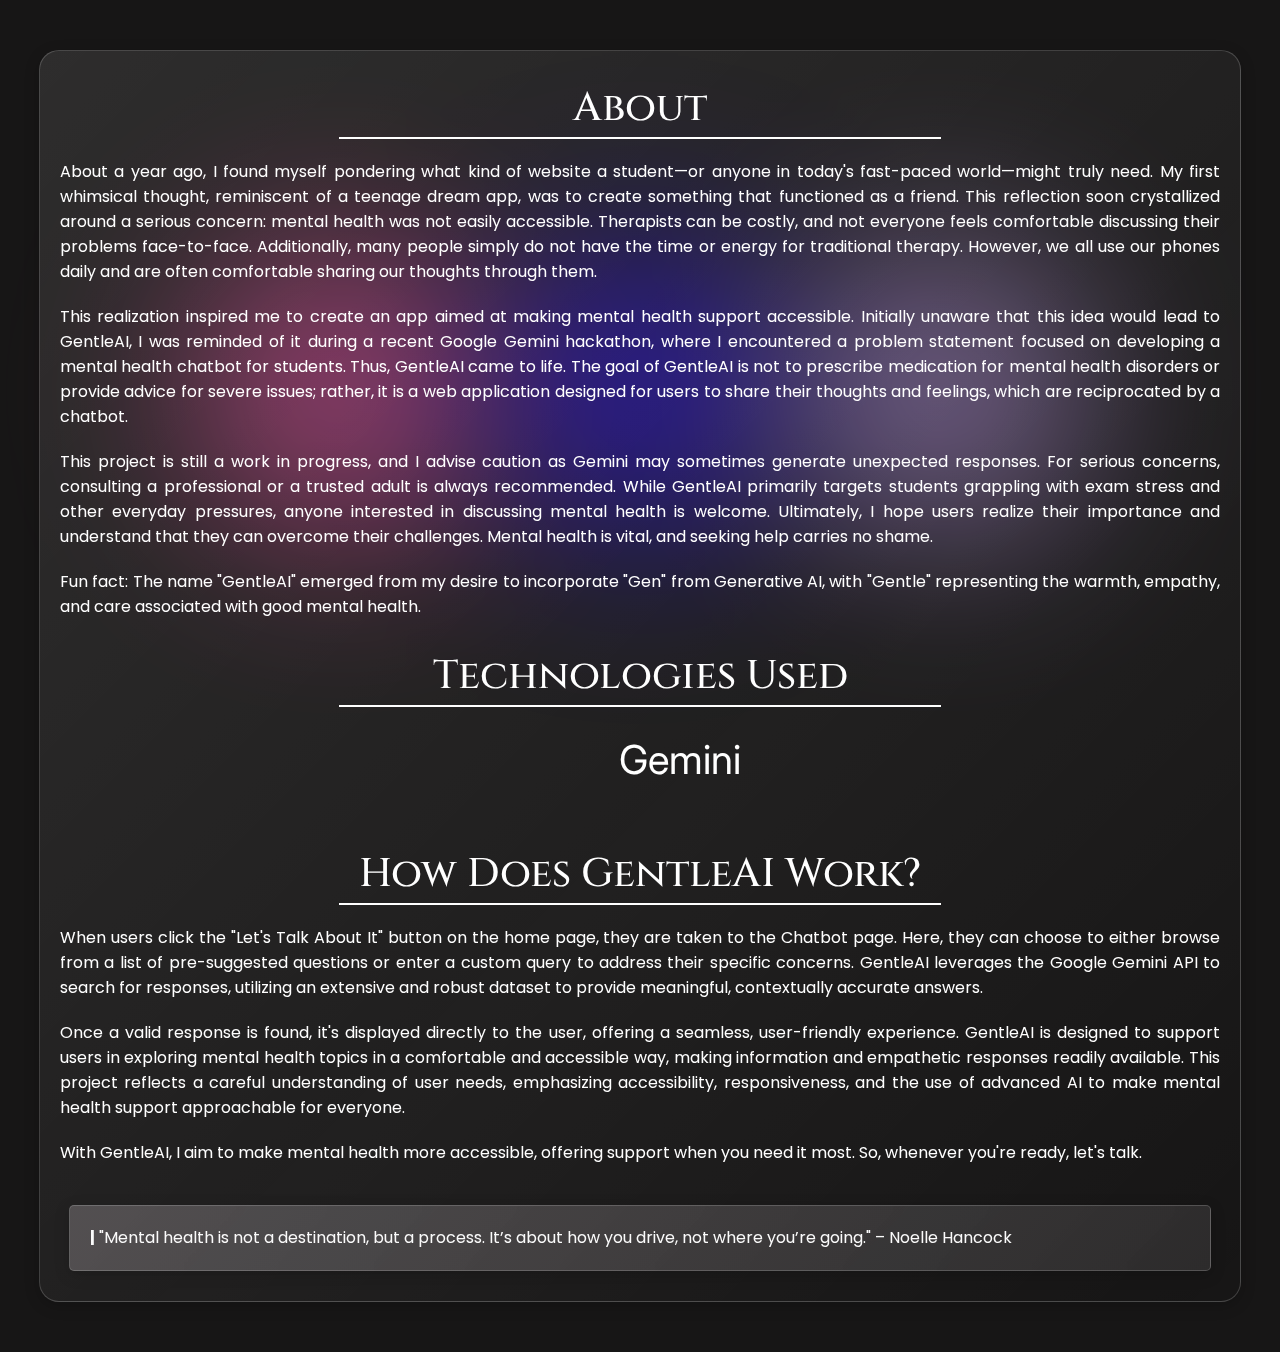
<file: about.html>
<!DOCTYPE html>
<html lang="en">
<head>
    <meta charset="UTF-8">
    <meta name="viewport" content="width=device-width, initial-scale=1.0">
    <title> GentleAI | About </title>
    <link rel="stylesheet" href="about.css">
    <link rel="stylesheet" href="https://cdnjs.cloudflare.com/ajax/libs/font-awesome/6.6.0/css/all.min.css" integrity="sha512-Kc323vGBEqzTmouAECnVceyQqyqdsSiqLQISBL29aUW4U/M7pSPA/gEUZQqv1cwx4OnYxTxve5UMg5GT6L4JJg==" crossorigin="anonymous" referrerpolicy="no-referrer" />
</head>
<body>
    
    <div class="absolute">
        <div class="absolute inset-0 justify-center">
            <div class="bg-shape1 bg-teal opacity-50 bg-blur"></div>
            <div class="bg-shape2 bg-primary opacity-50 bg-blur"></div>
            <div class="bg-shape3 bg-red opacity-50 bg-blur"></div>
        </div>
    </div>
    <div class="container glass"> 
        <h1 class="heading-About">About</h1>
        <hr>
        <p> 
            About a year ago, I found myself pondering what kind of website a student—or anyone in today's fast-paced 
            world—might truly need. My first whimsical thought, reminiscent of a teenage dream app, was to create something 
            that functioned as a friend. This reflection soon crystallized around a serious concern: mental health was 
            not easily accessible. Therapists can be costly, and not everyone feels comfortable discussing their problems 
            face-to-face. Additionally, many people simply do not have the time or energy for traditional therapy. 
            However, we all use our phones daily and are often comfortable sharing our thoughts through them. </p>
        <p>
            This realization inspired me to create an app aimed at making mental health support accessible. 
            Initially unaware that this idea would lead to GentleAI, I was reminded of it during a recent Google Gemini hackathon, 
            where I encountered a problem statement focused on developing a mental health chatbot for students. 
            Thus, GentleAI came to life. The goal of GentleAI is not to prescribe medication for mental health disorders or 
            provide advice for severe issues; rather, it is a web application designed for users to share their thoughts and feelings, 
            which are reciprocated by a chatbot.
        </p>
        <p>
            This project is still a work in progress, and I advise caution as Gemini may sometimes generate unexpected responses.
            For serious concerns, consulting a professional or a trusted adult is always recommended. While GentleAI primarily 
            targets students grappling with exam stress and other everyday pressures, anyone interested in discussing mental health is welcome.
            Ultimately, I hope users realize their importance and understand that they can overcome their challenges. 
            Mental health is vital, and seeking help carries no shame.
        </p>
        <p>Fun fact: The name "GentleAI" emerged from my desire to incorporate "Gen" from Generative AI, 
            with "Gentle" representing the warmth, empathy, and care associated with good mental health. </p>

        <h1 class="heading-tech">Technologies Used</h1>
        <hr>
        <div class="techologies">
            <i class="fa-brands fa-html5 fa-5x" style="color: #ffffff;"></i>
            <i class="fa-brands fa-css3-alt fa-5x" style="color: #ffffff;"></i>
            <i class="fa-brands fa-js fa-5x" style="color: #ffffff;"></i>
            <i class="fa-brands fa-square-github fa-5x" style="color: #ffffff;"></i>
            <i class="Geminicon">Gemini</i>
        </div>
        <h1 class="heading-working">How Does GentleAI Work?</h1>
        <hr>
        <p>When users click the "Let's Talk About It" button on the home page, 
            they are taken to the Chatbot page. Here, they can choose to either browse 
            from a list of pre-suggested questions or enter a custom query to 
            address their specific concerns. GentleAI leverages the Google Gemini API to search 
            for responses, utilizing an extensive and robust dataset to provide meaningful,
             contextually accurate answers.</p>
        <p>Once a valid response is found, it's displayed directly to the user, offering a seamless, 
            user-friendly experience. GentleAI is designed to support users in exploring mental health 
            topics in a comfortable and accessible way, making information and empathetic responses 
            readily available. This project reflects a careful understanding of user needs, 
            emphasizing accessibility, responsiveness, and the use of advanced AI to make 
            mental health support approachable for everyone. </p>
        <p>With GentleAI, I aim to make mental health more accessible, 
            offering support when you need it most. So, whenever you're ready, let's talk.</p>
        <div class="rectangle">
            <p  class="thequote"><b>|</b> "Mental health is not a destination, but a process. It’s about how you drive, not where you’re going." – Noelle Hancock</p>
        </div>    
         
    </div> 
    
</body>
</html>
</file>
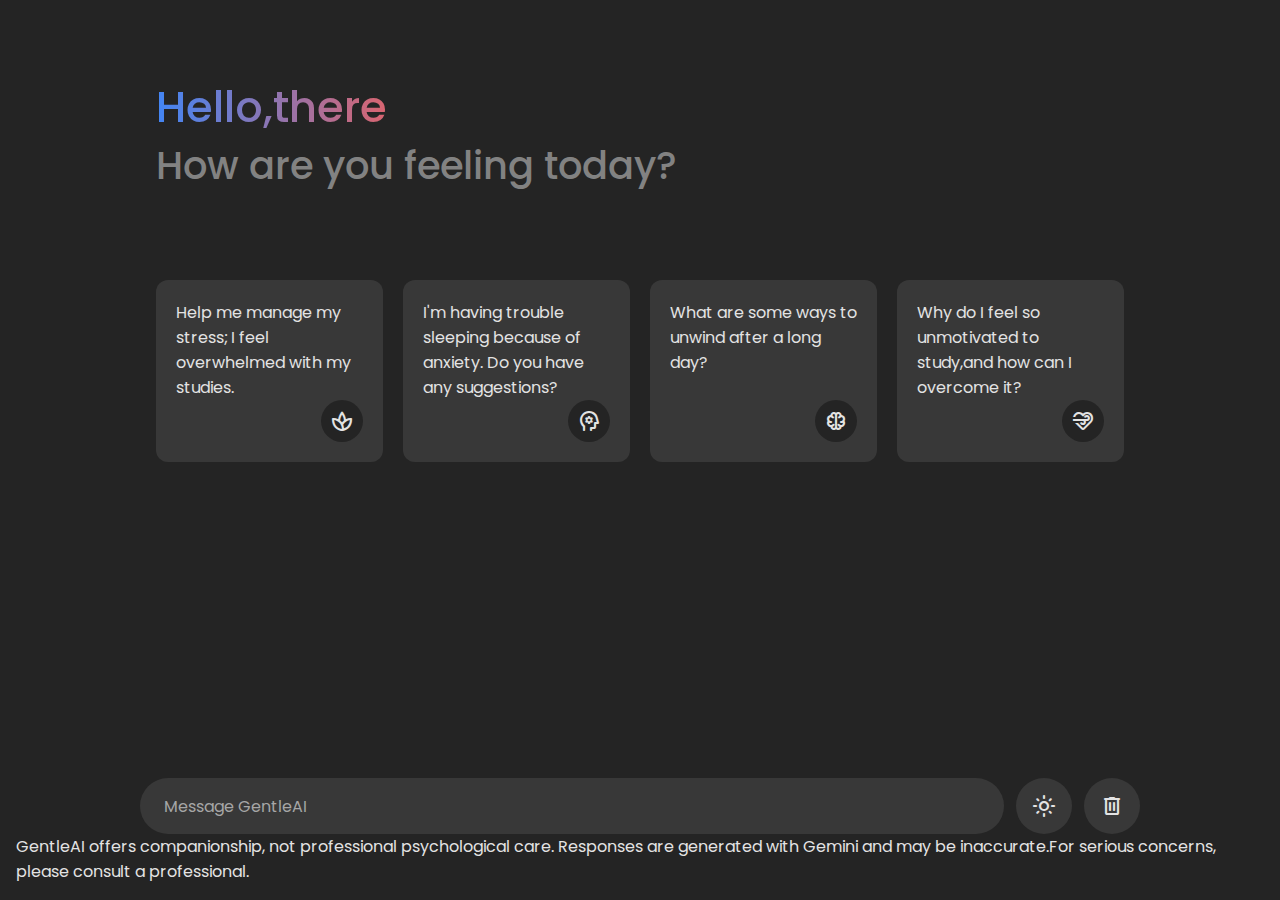
<file: chatbot.html>
<!DOCTYPE html>
<html lang="en">
<head>
    <meta charset="UTF-8">
    <meta name="viewport" content="width=device-width, initial-scale=1.0">
    <title> GentleAI | ChatBot </title>
    <link rel="stylesheet" href="https://fonts.googleapis.com/css2?family=Material+Symbols+Rounded:opsz,wght,FILL,GRAD@24,400,0,0" />
    <link rel="stylesheet" href="chatbot.css">

</head>
<body>
    <header class="header">
        <h2 class="title">Hello,there</h2>
        <h4 class="subtitle">How are you feeling today?</h4>
        <ul class="suggestion-list">
            <li class="suggestion">
                <h4 class="text">Help me manage my stress; I feel overwhelmed with my studies.</h4>
                <span class="icon material-symbols-rounded">spa</span>
            </li>
            <li class="suggestion">
                <h4 class="text">I'm having trouble sleeping because of anxiety. Do you have any suggestions?</h4>
                <span class="icon material-symbols-rounded">psychology</span>
            </li>
            <li class="suggestion">
                <h4 class="text">What are some ways to unwind after a long day?</h4>
                <span class="icon material-symbols-rounded">neurology</span>
            </li>
            <li class="suggestion">
                <h4 class="text">Why do I feel so unmotivated to study,and how can I overcome it?</h4>
                <span class="icon material-symbols-rounded">Relax</span>
            </li>
        </ul>

    </header>
    <div class="chat-list"></div>
    <div class="typing-area">
        <form action="#" class="typing-form">
            <div class="input-wrapper">
                <input type="text" placeholder="Message GentleAI" class="typing-input" required>
            <button class="icon material-symbols-rounded">send</button>
            </div>
            <div class="action-buttons">
                <span id="toggle-theme-button" class="icon material-symbols-rounded">light_mode</span>
                <span id="delete-chat-button" class="icon material-symbols-rounded">delete</span>
            </div>
        </form>
        <p class="disclaimer-text">
            GentleAI offers companionship, not professional psychological care. Responses are generated with Gemini and may be inaccurate.For serious concerns, 
            please consult a professional.
        </p>
        
    </div>
    <script src ="chatbot.js"></script>
</body>
</html>
</file>
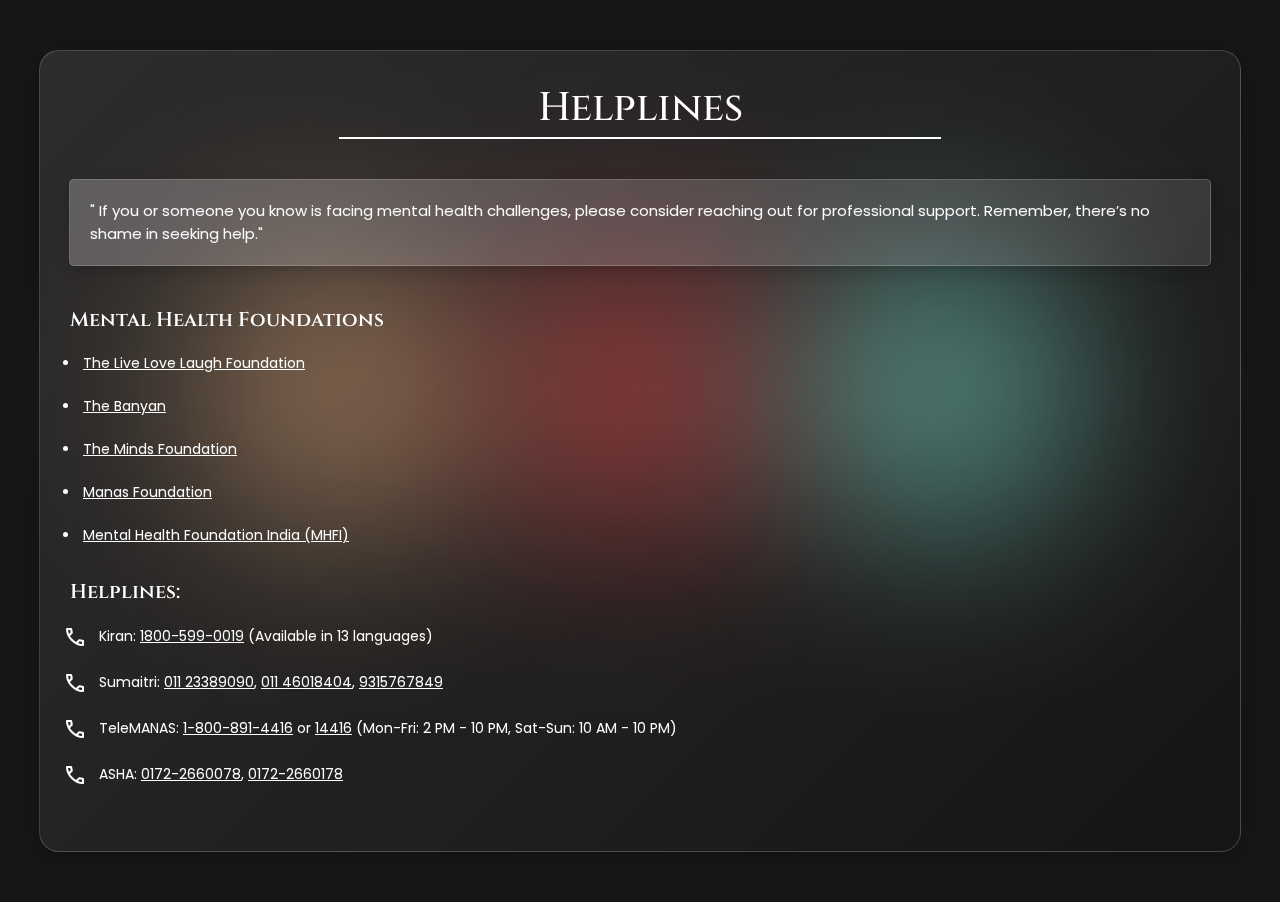
<file: helplines.html>
<!DOCTYPE html>
<html lang="en">
<head>
    <meta charset="UTF-8">
    <meta name="viewport" content="width=device-width, initial-scale=1.0">
    <title> GentleAI| Helplines</title>
    <link rel="stylesheet" href="helplines.css">
    <link rel="stylesheet" href="https://fonts.googleapis.com/css2?family=Material+Symbols+Outlined:opsz,wght,FILL,GRAD@20..48,100..700,0..1,-50..200&icon_names=call" />
</head>
<body>
    <div class="absolute">
        <div class="absolute inset-0 justify-center">
            <div class="bg-shape1 bg-teal opacity-50 bg-blur"></div>
            <div class="bg-shape2 bg-primary opacity-50 bg-blur"></div>
            <div class="bg-shape3 bg-red opacity-50 bg-blur"></div>
        </div>
    </div>
    <div class="container glass">
        <h1 class="heading-Helplines">Helplines</h1>
        <hr>
        <div class="rectangle">
            <p  class="thequote">" If you or someone you know is facing mental health challenges, please consider reaching out for professional support. Remember, there’s no shame in seeking help."</p>
        </div> 
        
        <h3>Mental Health Foundations</h3>
        <ul class="MHF">
            <li><a href="https://www.thelivelovelaughfoundation.org/" target="_blank">The Live Love Laugh Foundation</a></li>
            <li><a href="https://thebanyan.org/" target="_blank">The Banyan</a></li>
            <li><a href="https://www.mindsfoundation.org/" target="_blank">The Minds Foundation</a></li>
            <li><a href="https://manas.org.in/" target="_blank">Manas Foundation</a></li>
            <li><a href="https://www.mentalhealthindia.org/" target="_blank">Mental Health Foundation India (MHFI)</a></li>
        </ul>
        <div class="phone-numbers">
            <h3>Helplines:</h3>
            <ul style="list-style-type: none; padding-left: 0;">
                <li><span class="icon material-symbols-outlined">call</span> Kiran: <a href="tel:18005990019">1800-599-0019</a> (Available in 13 languages)</li>
                <li><span class="icon material-symbols-outlined">call</span> Sumaitri: <a href="tel:01123389090">011 23389090</a>, <a href="tel:01146018404">011 46018404</a>, <a href="tel:9315767849">9315767849</a></li>
                <li><span class="icon material-symbols-outlined">call</span> TeleMANAS: <a href="tel:18008914416">1-800-891-4416</a> or <a href="tel:14416">14416</a> (Mon-Fri: 2 PM - 10 PM, Sat-Sun: 10 AM - 10 PM)</li>
                <li><span class="icon material-symbols-outlined">call</span> ASHA: <a href="tel:01722660078">0172-2660078</a>, <a href="tel:01722660178">0172-2660178</a></li>
            </ul>

        </div>
    </div>
    
</body>
</html>
</file>
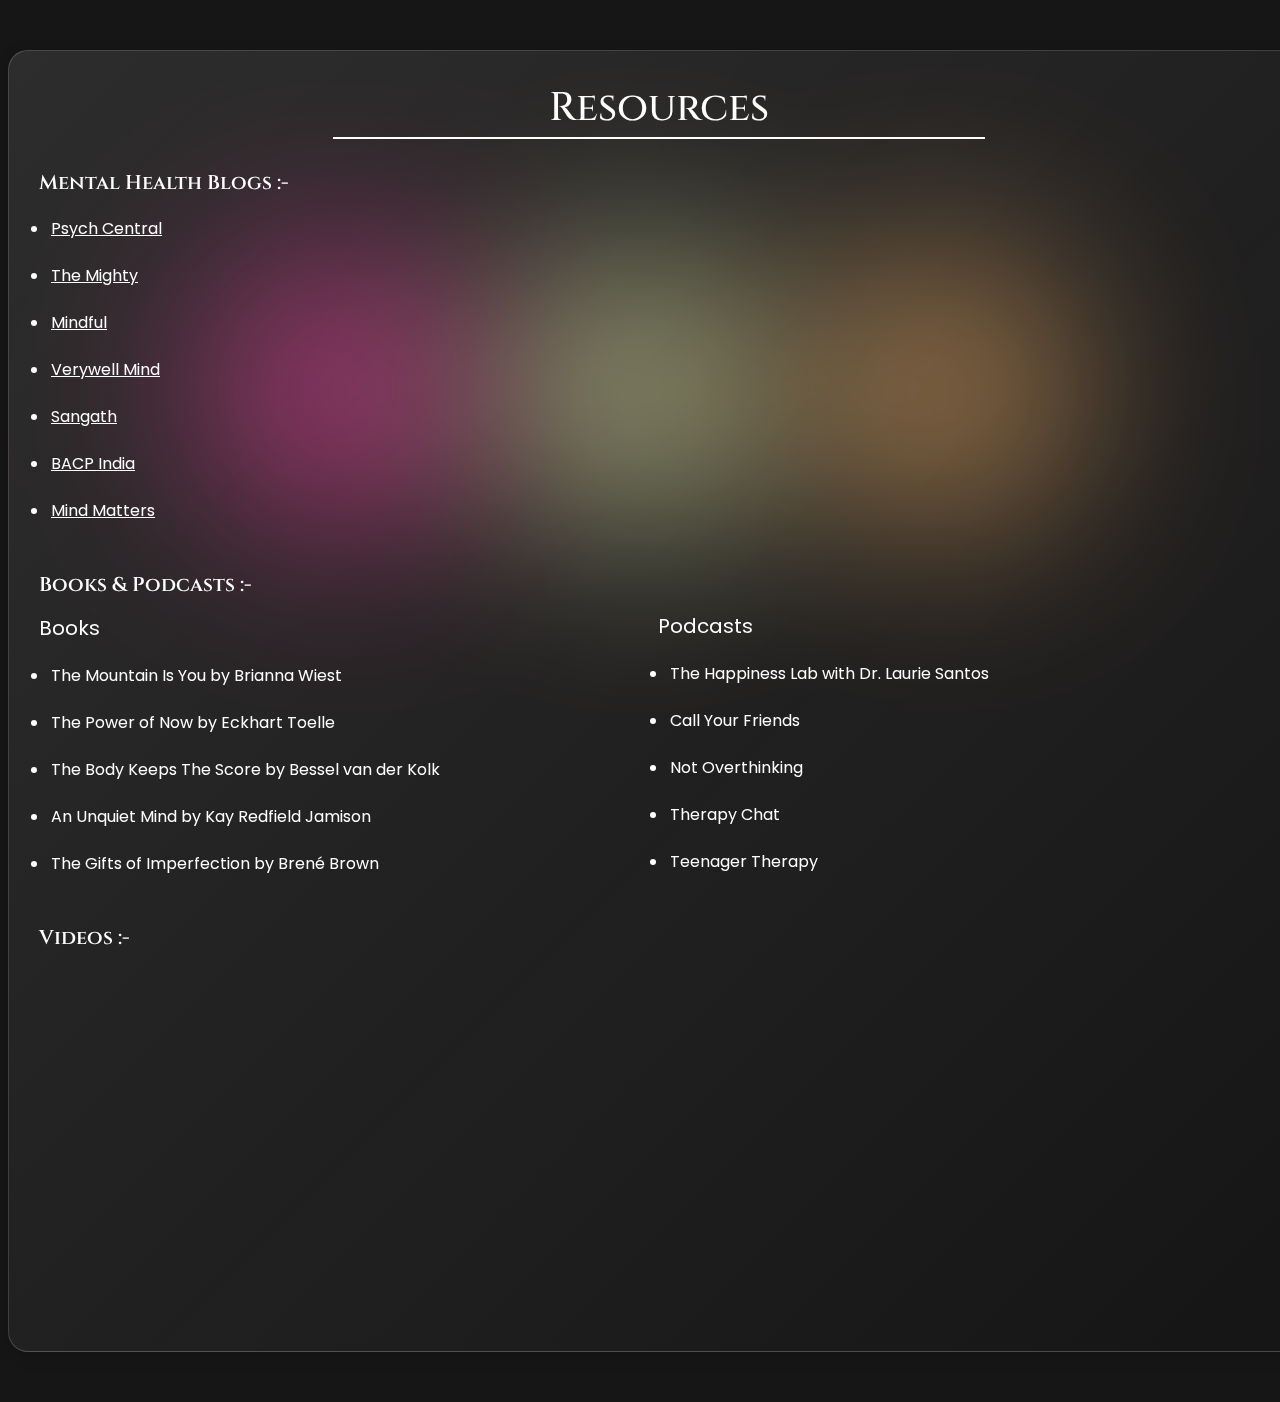
<file: resources.html>
<!DOCTYPE html>
<html lang="en">
<head>
    <meta charset="UTF-8">
    <meta name="viewport" content="width=device-width, initial-scale=1.0">
    <title> GentleAI| Resources </title>
    <link rel="stylesheet" href="resources.css">
</head>
<body>
    <div class="absolute">
        <div class="absolute inset-0 justify-center">
            <div class="bg-shape1 bg-teal opacity-50 bg-blur"></div>
            <div class="bg-shape2 bg-primary opacity-50 bg-blur"></div>
            <div class="bg-shape3 bg-red opacity-50 bg-blur"></div>
        </div>
    </div>
    <div class="container glass">
        <h1 class="heading-Resources">Resources</h1>
        <hr>
        <h3>Mental Health Blogs :-</h3>
        <ul class="suggestions-blog">
            <li><a href="https://psychcentral.com" target="_blank">Psych Central</a></li>
            <li><a href="https://themighty.com" target="_blank">The Mighty</a></li>
            <li><a href="https://www.mindful.org" target="_blank">Mindful</a></li>
            <li><a href="https://www.verywellmind.com" target="_blank">Verywell Mind</a></li>
            <li><a href="https://www.sangath.in/" target="_blank">Sangath</a></li>
            <li><a href="https://www.bacpindia.org/" target="_blank">BACP India</a></li>
            <li><a href="https://www.mindmatters.in/" target="_blank">Mind Matters</a></li>
        </ul>
        <div class="section-container">
            <div class="section">
                <h3>Books & Podcasts :-</h3>
                <h4>Books</h4>
                <ul>
                    <li>The Mountain Is You by Brianna Wiest</li>
                    <li>The Power of Now by Eckhart Toelle</li>
                    <li>The Body Keeps The Score by Bessel van der Kolk</li>
                    <li>An Unquiet Mind by Kay Redfield Jamison</li>
                    <li>The Gifts of Imperfection by Brené Brown</li>
                </ul>
            </div>
            <div class="section2">
                <h4>Podcasts</h4>
                <ul>
                    <li>The Happiness Lab with Dr. Laurie Santos</li>
                    <li>Call Your Friends</li>
                    <li>Not Overthinking</li>
                    <li>Therapy Chat</li>
                    <li>Teenager Therapy</li>
                </ul>
            </div>
        </div>
        <h3>Videos :-</h3>
        <div class="videos">
            <iframe width="560" height="315" src="https://www.youtube.com/embed/ez3GgRqhNvA?si=wMelixmIm51uGQJ-" title="YouTube video player" frameborder="0" allow="accelerometer; autoplay; clipboard-write; encrypted-media; gyroscope; picture-in-picture; web-share" referrerpolicy="strict-origin-when-cross-origin" allowfullscreen></iframe>
            <iframe width="560" height="315" src="https://www.youtube.com/embed/arj7oStGLkU?si=ReskEco6DeTAnEmj" title="YouTube video player" frameborder="0" allow="accelerometer; autoplay; clipboard-write; encrypted-media; gyroscope; picture-in-picture; web-share" referrerpolicy="strict-origin-when-cross-origin" allowfullscreen></iframe>
            <iframe width="560" height="315" src="https://www.youtube.com/embed/AOHT-YiOeQA?si=rosIeJJ9Thx0E1FR" title="YouTube video player" frameborder="0" allow="accelerometer; autoplay; clipboard-write; encrypted-media; gyroscope; picture-in-picture; web-share" referrerpolicy="strict-origin-when-cross-origin" allowfullscreen></iframe>
        </div>
    </div>
    
</body>
</html>
</file>
<file: about.css>
@import url('https://fonts.googleapis.com/css2?family=Cinzel:wght@400..900&display=swap');
@import url('https://fonts.googleapis.com/css2?family=Inter:ital,opsz,wght@0,14..32,100..900;1,14..32,100..900&display=swap');
@import url('https://fonts.googleapis.com/css2?family=Electrolize&family=Poppins:wght@400;500;600&display=swap');
body{
    background-color:#171616;
}


.container{
    width:1200px;
    height:1250px;
    margin:50px auto;
}

.glass{
    background:linear-gradient(135deg,rgba(255,255,255,0.1),rgba(255,255,255,0));
    backdrop-filter:blur(10px);
    -webkit-backdrop-filter:blur(10px);
    border-radius:20px;
    border:1px solid rgba(255,255,255,0.18);
    box-shadow:0 4px 15px rgba(0,0,0,0.2);
    border: 1px solid rgba(255, 255, 255, 0.18);
}
.absolute {
    position: absolute;
    margin-top:120px;
    top: 450; 
    inset: 0;
    justify-content: center;
    display: inline-flex;
    flex-direction: row;
    z-index: 0; 
}

.bg-shape1, .bg-shape2, .bg-shape3 {
    width: 300px;
    height: 300px;
    border-radius: 9999px;
    position: relative;
}
.bg-shape1 {
    animation: moveAround1 18s infinite ease-in-out alternate;
}

.bg-shape2 {
    animation: moveAround2 22s infinite ease-in-out alternate;
}

.bg-shape3 {
    animation: moveAround3 26s infinite ease-in-out alternate;
}


@keyframes moveAround1 {
    0% {
        transform: translate(0px, 0px);
    }
    25% {
        transform: translate(20px, 50px); 
    }
    50% {
        transform: translate(-40px, 20px); 
    }
    75% {
        transform: translate(-30px, -40px);
    }
    100% {
        transform: translate(30px, -30px); 
    }
}

@keyframes moveAround2 {
    0% {
        transform: translate(0px, 0px);
    }
    25% {
        transform: translate(-30px, 40px); 
    }
    50% {
        transform: translate(30px, -10px); 
    }
    75% {
        transform: translate(10px, -50px); 
    }
    100% {
        transform: translate(-20px, 30px);
    }
}

@keyframes moveAround3 {
    0% {
        transform: translate(0px, 0px);
    }
    25% {
        transform: translate(50px, -20px); 
    }
    50% {
        transform: translate(-10px, 40px); 
    }
    75% {
        transform: translate(-40px, 10px); 
    }
    100% {
        transform: translate(20px, -30px); 
    }
}

.opacity-50 {
    opacity: 0.5;
}

.bg-blur {
    filter: blur(90px);
}

.bg-primary {
    background-color: rgb(30, 0, 255);
}

.bg-teal {
    background-color: rgb(255, 72, 173);
}

.bg-red {
    background-color: rgb(189, 152, 235);
}
.heading-About{
    font-family: "Cinzel";
    text-align:center;
    font-weight:500;
    color:white;
    margin:30px;
    margin-bottom:2px;
    font-size: 40px;
    transition:color 0.3s ease;
}
.heading-About:hover{
    background: linear-gradient(to right, rgb(248, 214, 219),rgb(189, 152, 235));
    background-clip:content-box;
    -webkit-background-clip: text;
    -webkit-text-fill-color: transparent;
}

p{
    font-family:"Poppins";
    font-weight:400;
    text-align:justify;
    margin:20px;
    font-size:16px;
    color:white;
    margin-bottom: 10px;
}
hr {
    width: 50%; 
    margin: auto; 
    border: 1px solid #ffffff; 
}
.heading-tech{
    font-family: "Cinzel";
    text-align:center;
    font-weight:500;
    color:white;
    margin:30px;
    margin-bottom:2px;
    font-size: 40px;
    transition:color 0.3s ease;
}
.heading-tech:hover{
    background: linear-gradient(to right, rgb(248, 214, 219),rgb(189, 152, 235));
    background-clip:content-box;
    -webkit-background-clip: text;
    -webkit-text-fill-color: transparent;
}
.techologies{
    display:flex;
    justify-content:center;
    gap:20px;
    margin-top:10px;
    height:100px;
    perspective:1000px;
}
i{
    transition:color 0.3s ease;
    transition:transform 0.6s ease, color 0.3s ease;
    transform-style:preserve-3d;
    
}
i:hover{
    transform: rotateY(180deg);
    background: linear-gradient(135deg,white,white);
    background-clip:content-box;
    -webkit-background-clip: text;
    -webkit-text-fill-color: transparent;
}
.Geminicon{
    font-family:"Inter";
    font-weight: 400;
    font-style: normal;
    font-size: 40px;
    color:white;
    margin-top:18px;
    
}
.heading-working{
    font-family: "Cinzel";
    text-align:center;
    font-weight:500;
    color:white;
    margin:30px;
    margin-bottom:2px;
    font-size: 40px;
    transition:color 0.3s ease;
}
.heading-working:hover{
    background: linear-gradient(to right, rgb(248, 214, 219),rgb(189, 152, 235));
    background-clip:content-box;
    -webkit-background-clip: text;
    -webkit-text-fill-color: transparent;
}
.rectangle {
    max-width: 1100px;  
    padding: 20px;      
    border-radius: 5px;
    margin: 40px auto;  
    box-shadow: 0px 4px 15px rgba(0, 0, 0, 0.2);
    background:linear-gradient(135deg,rgb(232, 220, 228,0.2),rgba(130, 127, 129, 0.2));
    backdrop-filter:blur(10px);
    -webkit-backdrop-filter:blur(10px);
    box-shadow:0 4px 15px rgba(0,0,0,0.2);
    border: 1px solid rgba(255, 255, 255, 0.18);
}

.thequote {
    font-family: "Poppins", sans-serif;
    font-size: 16px;        
    color: #fbfbfb;           
    text-align: left;     
    line-height: 1.5;       
    margin: 0;              
}

/* Responsive adjustments for mobile screens */
@media (max-width: 1000px) {
    .container {
        width: 95%; 
        height: auto;
        margin: 20px auto; 
        padding: 0 15px; 
    }
    .absolute {
        position: absolute;
        margin-top:360px;
        top: 450; 
        inset: 0;
        justify-content: center;
        display: inline-flex;
        position:fixed;
        flex-direction: row;
        z-index: 0; 
    }

    .heading-Resources, .heading-tech, .heading-working {
        font-size: 40px; 
        margin: 20px; 
    }

    p {
        font-size: 20px; 
        margin: 10px 20px 0 0;
    }

    .techologies {
        gap: 10px; 
        height: auto;
    }
    hr {
        width: 50%; 
        margin:auto auto 30px auto;
        border: 1px solid #ffffff; 
    }

    i {
        font-size: 2em;
    }

    .Geminicon {
        font-size: 20px; 
        margin-top: 25px; 
    }

    .rectangle {
        max-width: 98%; 
        padding: 15px; 
        margin: 20px auto; 
    }

    .thequote {
        font-size: 15px; 
    }
}

@media (max-width: 800px) {
    .container {
        width: 95%; 
        height: auto;
        margin: 20px auto; 
        padding: 0 15px; 
    }

    .heading-About, .heading-tech, .heading-working {
        font-size: 35px; 
        margin: 20px; 
    }
    .absolute {
        position: absolute;
        margin-top:600px;
        top: 450; 
        inset: 0;
        justify-content: center;
        display: inline-flex;
        position:fixed;
        flex-direction: row;
        z-index: 0; 
    }

    p {
        font-size: 20px; 
        margin: 10px 0 20px;
    }
    hr {
        width: 50%; 
        margin:auto auto 30px auto;
        border: 1px solid #ffffff; 
    }
    .techologies {
        gap: 20px; 
        height: auto;
    }

    i {
        font-size: 3em;
    }

    .Geminicon {
        font-size: 20px; 
        margin-top: 25px; 
    }

    .rectangle {
        max-width: 95%; 
        padding: 15px; 
        margin: 20px auto; 
    }

    .thequote {
        font-size: 15px; 
    }

}
</file>
<file: chatbot.css>
@import url('https://fonts.googleapis.com/css2?family=Poppins:wght@400;500;600&display=swap');

* {
    margin:0;
    padding:0;
    box-sizing:border-box;
    font-family:"Poppins","sans-serif";
}
:root{
    /*Dark Mode*/
    --text-color:#E3E3E3;
    --subheading-color:#828282;
    --placeholder-color:#A6A6A6;
    --primary-color:#242424;
    --secondary-color:#383838;
    --secondary-hover-color:#444;
}
.light_mode{
    /*Light Mode*/
    --text-color:#222;
    --subheading-color:#A0A0A0;
    --placeholder-color:#6C6C6C;
    --primary-color:#FFF;
    --secondary-color:#E9EEF6;
    --secondary-hover-color:#DBE1EA;
}

body{
    background:var(--primary-color);
    color:var(--text-color);
}
.header, .typing-area{
    color:var(--text-color);
}
.header,.chat-list .message, .typing-form{
    max-width:1000px;
    margin:0 auto;
}
.header{
    margin-top:7vh;
    padding:1rem;
}

body.hide-header .header{
    display:none;
    margin-top:7vh;
}
.header :where(.title,.subtitle){
    font-weight:500;
    line-height:3.6rem;
}
.header .title {
    font-size:2.7rem;
    width:fit-content;
    background-clip:text;
    background:linear-gradient(to right,#4285f4,#d96570);
    -webkit-background-clip: text;
    -webkit-text-fill-color:transparent;
}
.header .subtitle{
    font-size:2.4rem;
    color:var(--subheading-color);
}
.suggestion-list{
    margin-top: 9.5vh;
    list-style:none;
    display:flex;
    gap:1.25rem;
    overflow-x:auto;
    scrollbar-width:none;
}
.suggestion-list .suggestion{
    padding:1.25rem;
    cursor:pointer;
    width:227px;
    flex-shrink:0;
    display:flex;
    flex-direction:column;
    align-items:flex-end;
    justify-content:space-between;
    border-radius:0.75rem;
    background:var(--secondary-color);
}

.suggestion-list .suggestion:hover{
    background:var(--secondary-hover-color);  
}
.suggestion-list .suggestion .text{
    font-weight:400;
}
.suggestion-list .suggestion .icon{
    height:42px;
    width:42px;
    font-size:1.3 rem;
    margin-top:2.5 rem;
    display:flex;
    align-items:center;
    justify-content:center;
    border-radius:50%;
    background:var(--primary-color);
}
.chat-list{
    padding:2rem 1rem 12rem;
    max-height: 100vh;
    overflow-y:auto;
    scrollbar-color:#999;
}
.chat-list .message.incoming{
    margin-top:1.5rem;
}

.chat-list .message ,.message-content{
    display:flex;
    gap:1.5rem;
    width:100%;
    align-items: center;
}
.chat-list .message .avatar{
    width:40px;
    height:40px;
    margin-bottom:20px;
    object-fit:cover;
    border-radius:50%;
    align-self:flex-start;
}
.chat-list .message.loading .avatar{
    animation:rotate 3s linear infinite;
}
@keyframes rotate{
    100%{
        transform:rotate(360deg);
    }
}
.chat-list .message .text{
    color:var(--text-color);
}
.chat-list .message .text.error{
    color:#e55865;
}

.chat-list .message.loading .text{
    display:none;
}

.chat-list .message .icon{
    height:35px;
    width:35px;
    display:flex;
    cursor:pointer;
    font-size:1.25rem;
    margin-left: 3.5rem;
    align-items:center;
    border-radius: 50%;
    justify-content:center;
    color:var(--text-color);
    visibility:hidden;
}
.chat-list .message:not(.loading):hover .icon:not(.hide){
    visibility: visible;
}
.chat-list .message .icon:hover{
    background: var(--secondary-color);
}
.chat-list .loading-indicator{
    display:none;
    width:100%;
    gap:0.8rem;
    flex-direction:column;
}
.chat-list .message.loading .loading-indicator{
    display:flex;
}
.chat-list .loading-indicator .loading-bar{
    height:11px;
    width:100%;
    border-radius:0.14rem;
    background:linear-gradient(to right, #4285f4,var(--primary-color),#4285f4);
    animation:animate 3s linear infinite;
}
.chat-list .loading-indicator .loading-bar:last-child{
    width:70%;
}
@keyframes animate{
    0%{background-position:  -800px 0;}
    100%{background-position:  800px 0;}
}
.chat-list .message:hover .icon{
    visibility:visible;
}
.typing-area{
    position:fixed;
    width:100%;
    bottom:0;
    padding:1rem;
    background:var(--primary-color);
}
.typing-area :where(.typing-form, .action-buttons){
    display:flex;
    gap:0.75rem;
}
.typing-area .input-wrapper{
    height:56px;
    width:100%;
    display:flex;
    position:relative;
}

.typing-area .typing-input{
    width:100%;
    height:100%;
    border:none;
    outline:none;
    font-size:1rem;
    color: var(--text-color);
    border-radius:6.2rem;
    padding:1.1rem 4rem 1.1rem 1.5rem;
    background:var(--secondary-color);
}
.typing-area .typing-input:focus{
    background:var(--secondary-hover-color);
}
.typing-area .typing-input::placeholder{
    color:var(--placeholder-color);
}
.typing-area .icon{
    height:56px;
    width:56px;
    cursor:pointer;
    display:flex;
    align-items:center;
    justify-content:center;
    border-radius:50%;
    background:var(--secondary-color);
}
.typing-area .icon:hover{
    background:var(--secondary-hover-color)!important;
}

.typing-area .input-wrapper .icon{
    position:absolute;
    right:0;
    outline:none;
    border:none;
    background:none;
    color:var(--text-color);
    transform:scale(0);
    transition:transform 0.2s ease;
}
.typing-area .input-wrapper .typing-input:valid~ .icon{
    transform:scale(1);
}
.typing-area .discalimer-text{
    font-size:0.4rem;
    margin-top:1rem;
    text-align:center;
    color: var(--placeholder-color);
}
@media(max-width:800px){
    .header :is(.title,.subtitle){
        font-size:2rem;
        line-height:2.6rem;
    }
    .header.subtitle{
        font-size:1.7rem;
    }
    .chat-list .message .avatar{
        width:37px;
        height:37px;
    }
    .typing-area:where(.typing-form,.action-buttons){
        gap:0.4rem;
    }
    .typing-form .input-wrapper{
        height:50px;
    }
    .typing-form .typing-input{
        padding:1.1rem 3.5rem 1.1rem 1.2rem;
    }
    .typing-area .icon{
        height:50px;
        width:50px;
    }
    .typing-area .discalimer-text{
        font-size:0.2rem;
        margin-top:0.5rem;
    }
    
}
</file>
<file: helplines.css>
@import url('https://fonts.googleapis.com/css2?family=Cinzel:wght@400..900&display=swap');
@import url('https://fonts.googleapis.com/css2?family=Inter:ital,opsz,wght@0,14..32,100..900;1,14..32,100..900&display=swap');
@import url('https://fonts.googleapis.com/css2?family=Electrolize&family=Poppins:wght@400;500;600&display=swap');
body{
    background-color:#171616;
}
.container{
    width:1200px;
    height:800px;
    margin:50px auto;
}

.glass{
    background:linear-gradient(135deg,rgba(255,255,255,0.1),rgba(255,255,255,0));
    backdrop-filter:blur(10px);
    -webkit-backdrop-filter:blur(10px);
    border-radius:20px;
    border:1px solid rgba(255,255,255,0.18);
    box-shadow:0 4px 15px rgba(0,0,0,0.2);
    border: 1px solid rgba(255, 255, 255, 0.18);
}
.absolute {
    position: absolute;
    margin-top:120px;
    top: 450; 
    inset: 0;
    justify-content: center;
    display: inline-flex;
    flex-direction: row;
    z-index: 0; 
}

.bg-shape1, .bg-shape2, .bg-shape3 {
    width: 300px;
    height: 300px;
    border-radius: 9999px;
    position: relative;
}
.bg-shape1 {
    animation: moveAround1 18s infinite ease-in-out alternate;
}

.bg-shape2 {
    animation: moveAround2 22s infinite ease-in-out alternate;
}

.bg-shape3 {
    animation: moveAround3 26s infinite ease-in-out alternate;
}


@keyframes moveAround1 {
    0% {
        transform: translate(0px, 0px);
    }
    25% {
        transform: translate(20px, 50px); 
    }
    50% {
        transform: translate(-40px, 20px); 
    }
    75% {
        transform: translate(-30px, -40px);
    }
    100% {
        transform: translate(30px, -30px); 
    }
}

@keyframes moveAround2 {
    0% {
        transform: translate(0px, 0px);
    }
    25% {
        transform: translate(-30px, 40px); 
    }
    50% {
        transform: translate(30px, -10px); 
    }
    75% {
        transform: translate(10px, -50px); 
    }
    100% {
        transform: translate(-20px, 30px);
    }
}

@keyframes moveAround3 {
    0% {
        transform: translate(0px, 0px);
    }
    25% {
        transform: translate(50px, -20px); 
    }
    50% {
        transform: translate(-10px, 40px); 
    }
    75% {
        transform: translate(-40px, 10px); 
    }
    100% {
        transform: translate(20px, -30px); 
    }
}

.opacity-50 {
    opacity: 0.5;
}

.bg-blur {
    filter: blur(90px);
}

.bg-primary {
    background-color: rgb(239, 73, 73);
}

.bg-teal {
    background-color: rgb(234, 170, 117);
}

.bg-red {
    background-color: rgb(126, 231, 212);
}
.heading-Helplines{
    font-family: "Cinzel";
    text-align:center;
    font-weight:500;
    color:white;
    margin:30px;
    margin-bottom:2px;
    font-size: 40px;
    transition:color 0.3s ease;
}
.heading-Helplines:hover{
    background: linear-gradient(to right, rgb(248, 214, 219),rgb(234, 170, 117));
    background-clip:content-box;
    -webkit-background-clip: text;
    -webkit-text-fill-color: transparent;
}
hr {
    width: 50%; 
    margin: auto; 
    border: 1px solid #ffffff; 
}
ul li{
    font-family:"Poppins";
    font-weight:400;
    text-align:justify;
    margin:20px;
    margin-bottom:8px;
    font-size:14px;
    color:white;
    padding-left:3px;
    padding-bottom:2px;
    

}
a {
    color: white; 
    
}

a:hover {
    color: rgb(126, 231, 212);
}
ul {
    text-align:left;
    margin-top: 0;
    padding-left: 20px; 
}
h3{
    font-family: "Cinzel";
    text-align:left;
    font-weight:600;
    color:white;
    margin:30px;
    font-size: 20px;
    transition:color 0.3s ease;
    margin-bottom: 15px;
}
p{
    font-family:"Poppins";
    font-weight:400;
    text-align:left;
    margin:30px;
    font-size:14px;
    color:white;
    margin-bottom: 10px;
}
.icon {
    font-size: 24px; 
    color: white;
    vertical-align: middle; 
    margin-right: 8px; 
}
.rectangle {
    max-width: 1100px;  
    padding: 20px;      
    border-radius: 5px;
    margin: 40px auto;  
    box-shadow: 0px 4px 15px rgba(0, 0, 0, 0.2);
    background:linear-gradient(135deg,rgb(232, 220, 228,0.2),rgba(130, 127, 129, 0.2));
    backdrop-filter:blur(10px);
    -webkit-backdrop-filter:blur(10px);
    box-shadow:0 4px 15px rgba(0,0,0,0.2);
    border: 1px solid rgba(255, 255, 255, 0.18);
}

.thequote {
    font-family: "Poppins", sans-serif;
    font-size: 15px;        
    color: #fbfbfb;            
    text-align: leftr;     
    line-height: 1.5;       
    margin: 0;             
}
@media (max-width: 800px) {
    .container {
        width: 95%;
        height:1200px;
        margin:10px 10px auto 10px ;
        padding: auto 15px auto 15px;
    }
    
    .absolute {
        margin-top: 20px;
        display: block;
        position: fixed;
        top: 0;
    }
    .rectangle {
        max-width: 1200px;  
        padding: 20px;      
        border-radius: 5px;
        margin: 20px 20px auto 20px;  
        box-shadow: 0px 4px 15px rgba(0, 0, 0, 0.2);
        background:linear-gradient(135deg,rgb(232, 220, 228,0.2),rgba(130, 127, 129, 0.2));
        backdrop-filter:blur(10px);
        -webkit-backdrop-filter:blur(10px);
        box-shadow:0 4px 15px rgba(0,0,0,0.2);
        border: 1px solid rgba(255, 255, 255, 0.18);
    }
    .thequote {
        font-family: "Poppins", sans-serif;
        font-size: 20px;        
        color: #fbfbfb;            
        text-align: leftr;     
        line-height: 1.5;       
        margin: 0;             
    }
    hr {
        width: 50%; 
        margin:20px auto 20px auto;
        border: 1px solid #ffffff; 
    }
    ul {
    text-align:left;
    margin-top: 0;
    padding-left: 20px;
    }
    ul li{
    font-family:"Poppins";
    font-weight:400;
    text-align:justify;
    margin:20px;
    margin-bottom:8px;
    font-size:15px;
    color:white;
    padding-left:3px;
    padding-bottom:2px;
    }
    h3{
        font-family: "Cinzel";
        text-align:left;
        font-weight:600;
        color:white;
        margin:40px;
        font-size: 20px;
        transition:color 0.3s ease;
        margin-bottom: 15px;
    }
}
</file>
<file: resources.css>
@import url('https://fonts.googleapis.com/css2?family=Cinzel:wght@400..900&display=swap');
@import url('https://fonts.googleapis.com/css2?family=Inter:ital,opsz,wght@0,14..32,100..900;1,14..32,100..900&display=swap');
@import url('https://fonts.googleapis.com/css2?family=Electrolize&family=Poppins:wght@400;500;600&display=swap');
body {
    background-color: #171616;
}

.container {
    width: 1300px;
    height: 1300px;
    margin: 50px auto;
}

.glass {
    background: linear-gradient(135deg, rgba(255, 255, 255, 0.1), rgba(255, 255, 255, 0));
    backdrop-filter: blur(10px);
    -webkit-backdrop-filter: blur(10px);
    border-radius: 20px;
    border: 1px solid rgba(255, 255, 255, 0.18);
    box-shadow: 0 4px 15px rgba(0, 0, 0, 0.2);
}

.absolute {
    position: absolute;
    margin-top: 120px;
    top: 450;
    inset: 0;
    justify-content: center;
    display: inline-flex;
    flex-direction: row;
    z-index: 0;
}

.bg-shape1, .bg-shape2, .bg-shape3 {
    width: 300px;
    height: 300px;
    border-radius: 9999px;
    position: relative;
}
.bg-shape1 {
    animation: moveAround1 18s infinite ease-in-out alternate;
}

.bg-shape2 {
    animation: moveAround2 22s infinite ease-in-out alternate;
}

.bg-shape3 {
    animation: moveAround3 26s infinite ease-in-out alternate;
}

@keyframes moveAround1 {
    0% {
        transform: translate(0px, 0px);
    }
    25% {
        transform: translate(20px, 50px);
    }
    50% {
        transform: translate(-40px, 20px);
    }
    75% {
        transform: translate(-30px, -40px);
    }
    100% {
        transform: translate(30px, -30px);
    }
}

@keyframes moveAround2 {
    0% {
        transform: translate(0px, 0px);
    }
    25% {
        transform: translate(-30px, 40px);
    }
    50% {
        transform: translate(30px, -10px);
    }
    75% {
        transform: translate(10px, -50px);
    }
    100% {
        transform: translate(-20px, 30px);
    }
}

@keyframes moveAround3 {
    0% {
        transform: translate(0px, 0px);
    }
    25% {
        transform: translate(50px, -20px);
    }
    50% {
        transform: translate(-10px, 40px);
    }
    75% {
        transform: translate(-40px, 10px);
    }
    100% {
        transform: translate(20px, -30px);
    }
}

.opacity-50 {
    opacity: 0.5;
}

.bg-blur {
    filter: blur(90px);
}

.bg-primary {
    background-color: rgb(235, 239, 167);
}

.bg-teal {
    background-color: rgb(252, 54, 163);
}

.bg-red {
    background-color: rgb(240, 172, 95);
}
.heading-Resources {
    font-family: "Cinzel";
    text-align: center;
    font-weight: 500;
    color: white;
    margin: 30px;
    margin-bottom: 2px;
    font-size: 40px;
    transition: color 0.3s ease;
}
h3 {
    font-family: "Cinzel";
    text-align: left;
    font-weight: 600;
    color: white;
    margin: 30px;
    font-size: 20px;
    transition: color 0.3s ease;
    margin-bottom: 15px;
}
h4 {
    text-align: left;
    margin: 30px;
    font-family: "Poppins";
    font-weight: 400;
    color: white;
    margin-top: 0;
    margin-bottom: 10px;
    font-size: 20px;
    transition: color 0.3s ease;
}
.section-container {
    display: flex;
    justify-content: space-between;
    align-items: flex-start;
    gap: 30px;
}

.section {
    width: 45%;
    text-align: center;
}
.section2 {
    margin-right: 300px;
    margin-top: 70px;
}

ul {
    text-align: left;
    margin-top: 0;
    padding-left: 20px;
}
.heading-Resources:hover {
    background: linear-gradient(to right, rgb(248, 214, 219), rgb(252, 54, 163));
    background-clip: content-box;
    -webkit-background-clip: text;
    -webkit-text-fill-color: transparent;
}
ul li {
    font-family: "Poppins";
    font-weight: 400;
    text-align: justify;
    margin: 20px;
    margin-bottom: 8px;
    font-size: 16px;
    color: white;
    padding-left: 2px;
    padding-bottom: 2px;
}

a {
    color: white;
}

a:hover {
    color: rgb(240, 172, 95);
}

hr {
    width: 50%;
    margin: auto;
    border: 1px solid #ffffff;
}


.videos {
    display: flex;
    flex-wrap: wrap; 
    justify-content: center; 
    gap: 20px;
    padding: 20px; 
}

iframe {
    height: 280px; 
    width: 100%;
    max-width: 350px;
    border-radius: 10px; 
}

/* Responsive adjustments for mobile screens */
@media (max-width: 1000px) {
    .container {
        width: 95%;
        height: auto;
        margin: auto 10px;
        padding: 15px;
    }

    .absolute {
        margin-top: 20px;
        display: block;
        position: fixed;
        top: 0;
    }

    .videos {
        flex-direction: column;
    }

    hr {
        width: 50%;
        margin: 20px auto;
        border: 1px solid #ffffff;
    }

    iframe {
        height: 300px;
        width: 350px;
        margin: 20px;
    }

    .section-container {
        flex-direction: column;
        align-items: flex-start;
        justify-content: space-between;
    }

    .section, .section2 {
        width: 100%;
        margin-top: 20px;
    }

    h4 {
        white-space: nowrap;
        font-size: 40px;
        margin: 0 30px 10px;
    }

    ul li {
        font-family: "Poppins";
        font-weight: 400;
        text-align: justify;
        margin: 20px;
        font-size: 30px;
        color: white;
    }

    h3 {
        font-family: "Cinzel";
        text-align: left;
        font-weight: 600;
        color: white;
        font-size: 50px;
        margin-bottom: 15px;
    }
}

@media (max-width: 800px) {
    .container {
        width: 95%;
        height: auto;
        margin: auto 10px;
        padding: 15px;
    }

    .absolute {
        margin-top: 20px;
        display: block;
        position: fixed;
        top: 0;
    }

    .videos {
        flex-direction: column;
    }

    hr {
        width: 50%;
        margin: 20px auto;
        border: 1px solid #ffffff;
    }

    iframe {
        height: 300px;
        width: 350px;
        margin: 30px;
    }

    .section-container {
        flex-direction: column;
        align-items: flex-start;
        justify-content: space-between;
    }

    .section, .section2 {
        width: 100%;
        margin-top: 20px;
    }

    h4 {
        white-space: nowrap;
        font-size: 30px;
        margin: 0 30px 10px;
    }

    ul li {
        font-family: "Poppins";
        font-weight: 400;
        text-align: justify;
        margin: 20px;
        font-size: 20px;
        color: white;
    }

    h3 {
        font-family: "Cinzel";
        text-align: left;
        font-weight: 600;
        color: white;
        font-size: 30px;
        margin-bottom: 15px;
    }
}
</file>
